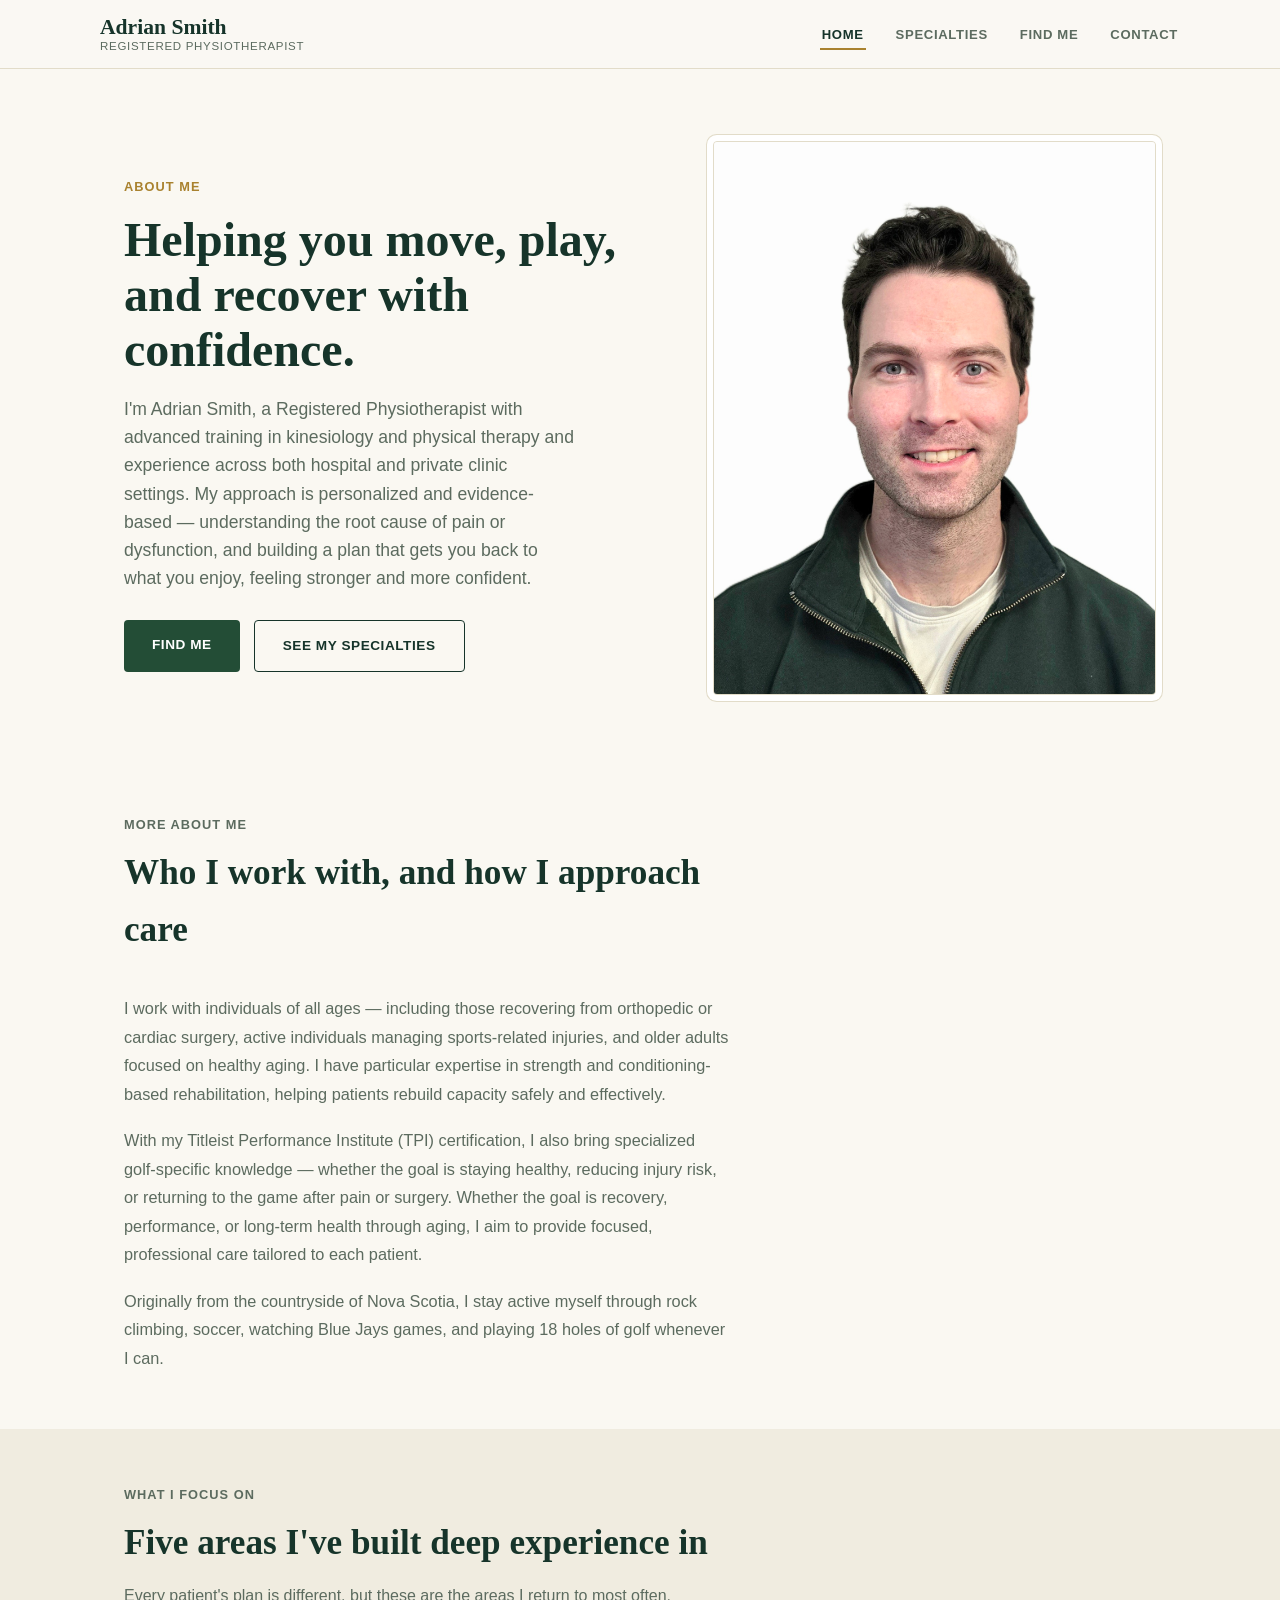
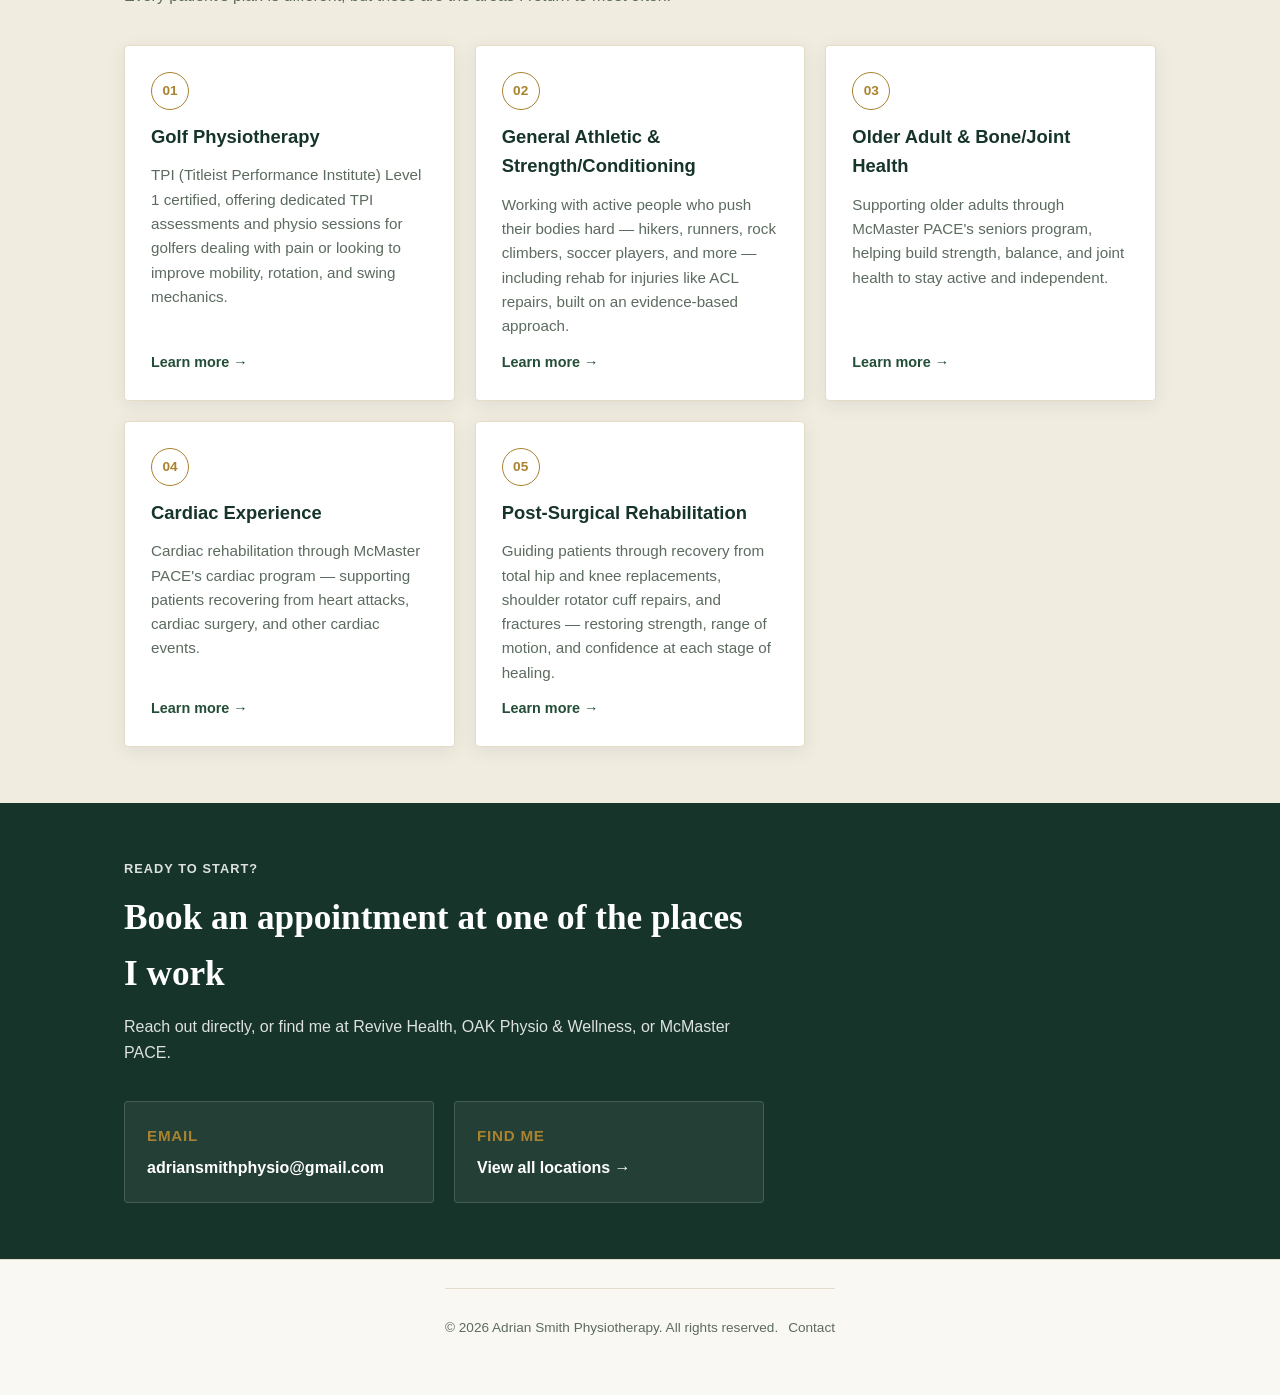
<file: index.html>
<!DOCTYPE html>
<html lang="en">
<head>
  <meta charset="UTF-8" />
  <meta name="viewport" content="width=device-width, initial-scale=1.0" />
  <title>Adrian Smith Physiotherapy | Golf, Older Adult &amp; Cardiac Care</title>
  <meta name="description" content="Adrian Smith, Registered Physiotherapist specializing in golf performance, older adult bone &amp; joint health, and cardiac rehabilitation." />
  <link rel="stylesheet" href="styles.css" />
</head>
<body>

  <header class="site-header">
    <div class="container nav">
      <a href="index.html" class="brand">
        <span class="brand-name">Adrian Smith</span>
        <span class="brand-tagline">Registered Physiotherapist</span>
      </a>
      <button class="nav-toggle" aria-label="Toggle navigation" aria-expanded="false">☰</button>
      <ul class="nav-links">
        <li><a href="index.html">Home</a></li>
        <li><a href="specialties.html">Specialties</a></li>
        <li><a href="locations.html">Find Me</a></li>
        <li><a href="contact.html">Contact</a></li>
      </ul>
    </div>
  </header>

  <main>
    <!-- Hero / About -->
    <section class="hero">
      <div class="container hero-grid">
        <div>
          <p class="eyebrow">About Me</p>
          <h1>Helping you move, play, and recover with confidence.</h1>
          <p class="lede">
            I'm Adrian Smith, a Registered Physiotherapist with advanced training in kinesiology and
            physical therapy and experience across both hospital and private clinic settings. My
            approach is personalized and evidence-based — understanding the root cause of pain or
            dysfunction, and building a plan that gets you back to what you enjoy, feeling stronger
            and more confident.
          </p>
          <div class="hero-actions">
            <a href="locations.html" class="btn btn-primary">Find Me</a>
            <a href="specialties.html" class="btn btn-outline">See My Specialties</a>
          </div>
        </div>
        <div class="hero-portrait">
          <img src="adrian-headshot.jpg" alt="Adrian Smith, Registered Physiotherapist">
        </div>
      </div>
    </section>

    <!-- More about me -->
    <section>
      <div class="container">
        <div class="section-heading">
          <p class="eyebrow">More About Me</p>
          <h2>Who I work with, and how I approach care</h2>
        </div>
        <div class="bio-text">
          <p>
            I work with individuals of all ages — including those recovering from orthopedic or
            cardiac surgery, active individuals managing sports-related injuries, and older adults
            focused on healthy aging. I have particular expertise in strength and
            conditioning-based rehabilitation, helping patients rebuild capacity safely and
            effectively.
          </p>
          <p>
            With my Titleist Performance Institute (TPI) certification, I also bring specialized
            golf-specific knowledge — whether the goal is staying healthy, reducing injury risk, or
            returning to the game after pain or surgery. Whether the goal is recovery, performance,
            or long-term health through aging, I aim to provide focused, professional care tailored
            to each patient.
          </p>
          <p>
            Originally from the countryside of Nova Scotia, I stay active myself through rock
            climbing, soccer, watching Blue Jays games, and playing 18 holes of golf whenever I can.
          </p>
        </div>
      </div>
    </section>

    <!-- Specialty highlights -->
    <section class="section-alt">
      <div class="container">
        <div class="section-heading">
          <p class="eyebrow">What I Focus On</p>
          <h2>Five areas I've built deep experience in</h2>
          <p>Every patient's plan is different, but these are the areas I return to most often.</p>
        </div>
        <div class="card-grid">
          <div class="card">
            <span class="icon">01</span>
            <h3>Golf Physiotherapy</h3>
            <p>
              TPI (Titleist Performance Institute) Level 1 certified, offering dedicated TPI
              assessments and physio sessions for golfers dealing with pain or looking to improve
              mobility, rotation, and swing mechanics.
            </p>
            <a href="specialties.html#golf" class="card-link">Learn more →</a>
          </div>
          <div class="card">
            <span class="icon">02</span>
            <h3>General Athletic &amp; Strength/Conditioning</h3>
            <p>
              Working with active people who push their bodies hard — hikers, runners, rock
              climbers, soccer players, and more — including rehab for injuries like ACL repairs,
              built on an evidence-based approach.
            </p>
            <a href="specialties.html#athletic" class="card-link">Learn more →</a>
          </div>
          <div class="card">
            <span class="icon">03</span>
            <h3>Older Adult &amp; Bone/Joint Health</h3>
            <p>
              Supporting older adults through McMaster PACE's seniors program, helping build
              strength, balance, and joint health to stay active and independent.
            </p>
            <a href="specialties.html#older-adult" class="card-link">Learn more →</a>
          </div>
          <div class="card">
            <span class="icon">04</span>
            <h3>Cardiac Experience</h3>
            <p>
              Cardiac rehabilitation through McMaster PACE's cardiac program — supporting patients
              recovering from heart attacks, cardiac surgery, and other cardiac events.
            </p>
            <a href="specialties.html#cardiac" class="card-link">Learn more →</a>
          </div>
          <div class="card">
            <span class="icon">05</span>
            <h3>Post-Surgical Rehabilitation</h3>
            <p>
              Guiding patients through recovery from total hip and knee replacements, shoulder
              rotator cuff repairs, and fractures — restoring strength, range of motion, and
              confidence at each stage of healing.
            </p>
            <a href="specialties.html#post-surgical" class="card-link">Learn more →</a>
          </div>
        </div>
      </div>
    </section>

    <!-- Contact strip -->
    <section class="contact-strip">
      <div class="container">
        <div class="section-heading">
          <p class="eyebrow">Ready to Start?</p>
          <h2>Book an appointment at one of the places I work</h2>
          <p>Reach out directly, or find me at Revive Health, OAK Physio &amp; Wellness, or McMaster PACE.</p>
        </div>
        <div class="contact-grid">
          <div class="contact-item">
            <h4>Email</h4>
            <a href="mailto:adriansmithphysio@gmail.com">adriansmithphysio@gmail.com</a>
          </div>
          <div class="contact-item">
            <h4>Find Me</h4>
            <a href="locations.html">View all locations →</a>
          </div>
        </div>
      </div>
    </section>
  </main>

  <footer class="site-footer">
    <div class="container site-footer">
      <span>© <span id="year"></span> Adrian Smith Physiotherapy. All rights reserved.</span>
      <span><a href="contact.html">Contact</a></span>
    </div>
  </footer>

  <script src="main.js"></script>
  <script>document.getElementById("year").textContent = new Date().getFullYear();</script>
</body>
</html>
</file>
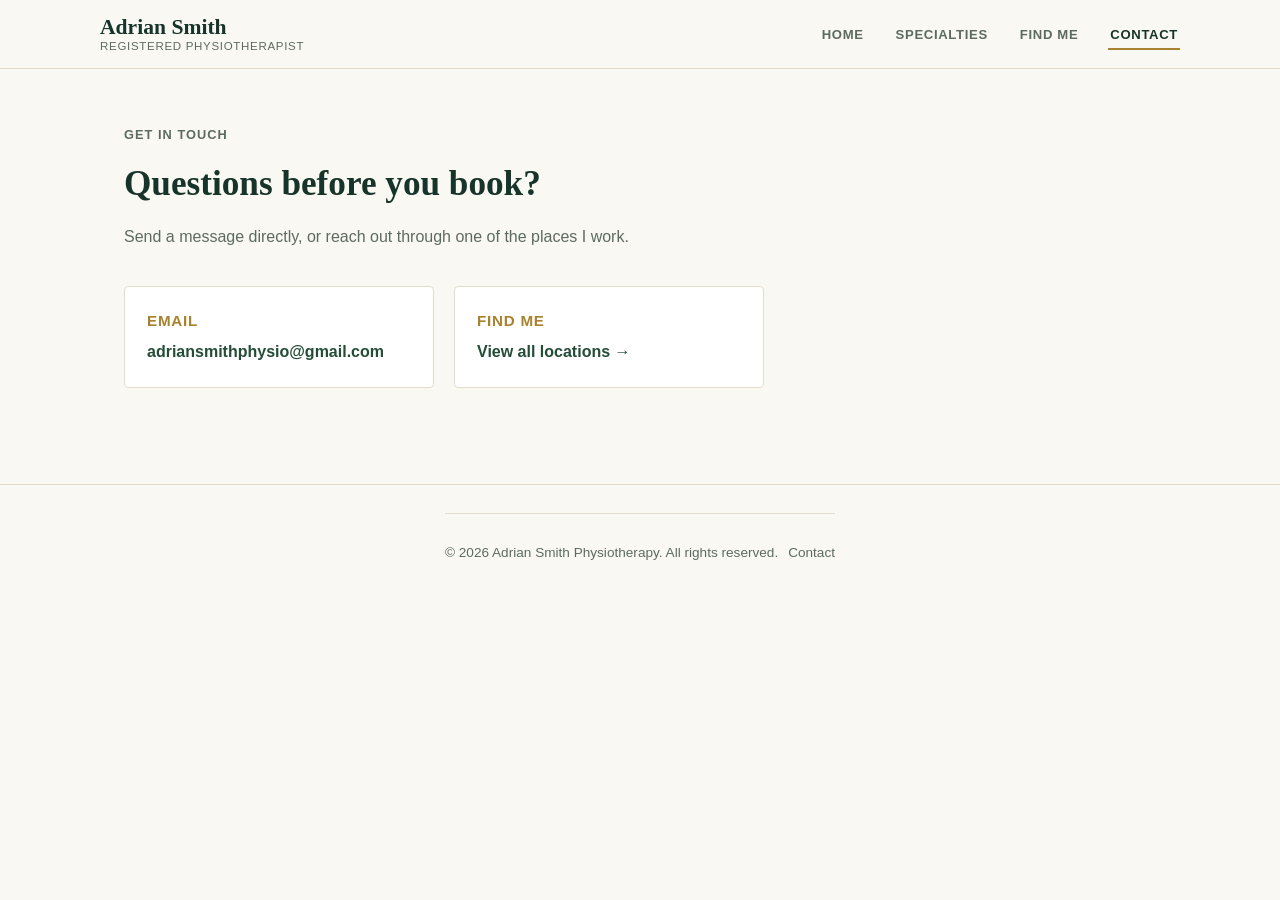
<file: contact.html>
<!DOCTYPE html>
<html lang="en">
<head>
  <meta charset="UTF-8" />
  <meta name="viewport" content="width=device-width, initial-scale=1.0" />
  <title>Contact | Adrian Smith Physiotherapy</title>
  <meta name="description" content="Get in touch with Adrian Smith Physiotherapy." />
  <link rel="stylesheet" href="styles.css" />
</head>
<body>

  <header class="site-header">
    <div class="container nav">
      <a href="index.html" class="brand">
        <span class="brand-name">Adrian Smith</span>
        <span class="brand-tagline">Registered Physiotherapist</span>
      </a>
      <button class="nav-toggle" aria-label="Toggle navigation" aria-expanded="false">☰</button>
      <ul class="nav-links">
        <li><a href="index.html">Home</a></li>
        <li><a href="specialties.html">Specialties</a></li>
        <li><a href="locations.html">Find Me</a></li>
        <li><a href="contact.html">Contact</a></li>
      </ul>
    </div>
  </header>

  <main>
    <section>
      <div class="container">
        <div class="section-heading">
          <p class="eyebrow">Get In Touch</p>
          <h2>Questions before you book?</h2>
          <p>Send a message directly, or reach out through one of the places I work.</p>
        </div>

        <div class="contact-grid" style="margin-bottom: 40px;">
          <div class="contact-item" style="background:var(--color-surface); border-color:var(--color-border); color:var(--color-ink);">
            <h4>Email</h4>
            <a href="mailto:adriansmithphysio@gmail.com" style="color:var(--color-primary);">adriansmithphysio@gmail.com</a>
          </div>
          <div class="contact-item" style="background:var(--color-surface); border-color:var(--color-border); color:var(--color-ink);">
            <h4>Find Me</h4>
            <a href="locations.html" style="color:var(--color-primary);">View all locations →</a>
          </div>
        </div>
      </div>
    </section>
  </main>

  <footer class="site-footer">
    <div class="container site-footer">
      <span>© <span id="year"></span> Adrian Smith Physiotherapy. All rights reserved.</span>
      <span><a href="contact.html">Contact</a></span>
    </div>
  </footer>

  <script src="main.js"></script>
  <script>document.getElementById("year").textContent = new Date().getFullYear();</script>
</body>
</html>
</file>
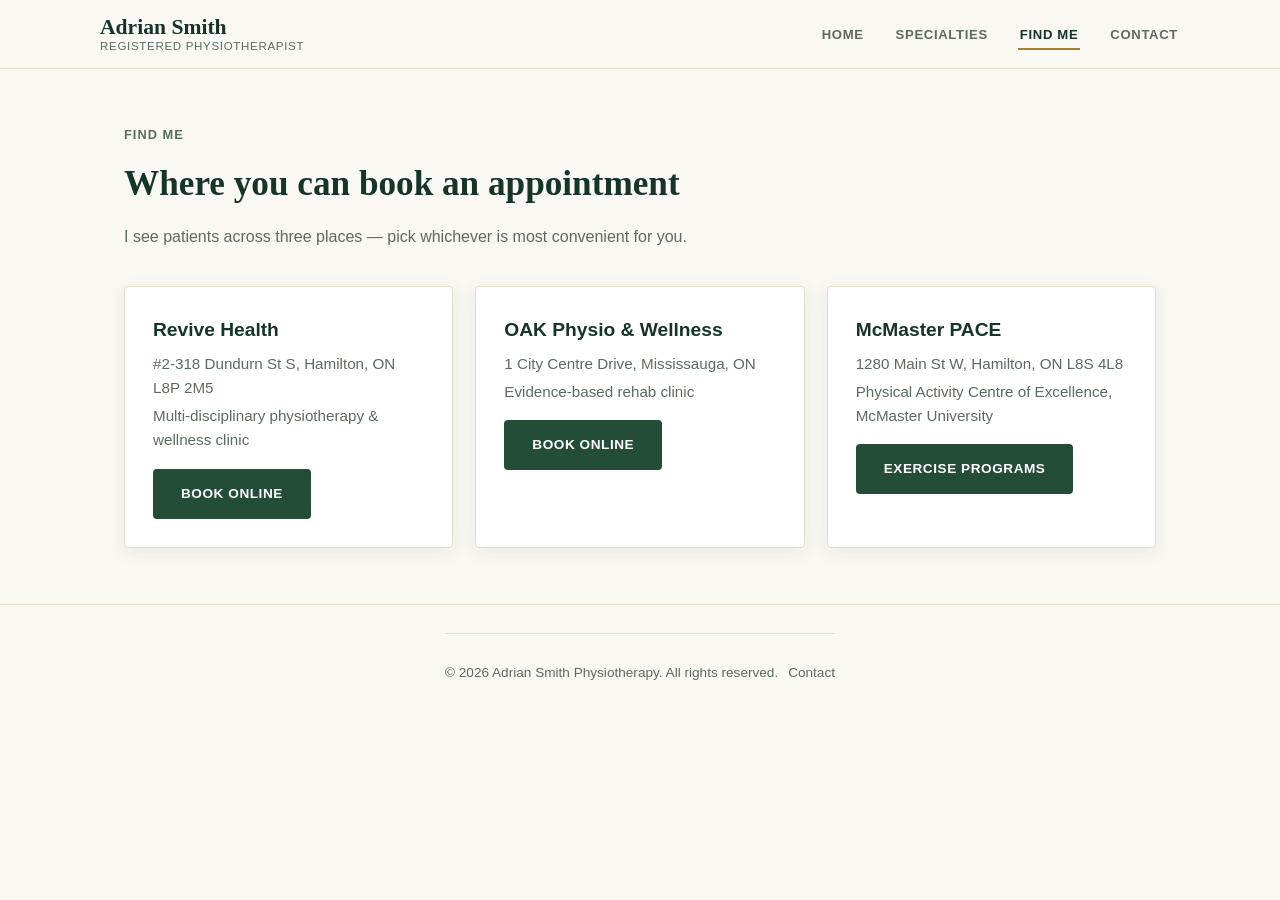
<file: locations.html>
<!DOCTYPE html>
<html lang="en">
<head>
  <meta charset="UTF-8" />
  <meta name="viewport" content="width=device-width, initial-scale=1.0" />
  <title>Find Me | Adrian Smith Physiotherapy</title>
  <meta name="description" content="Book an appointment with Adrian Smith at Revive Health, OAK Physio & Wellness, or McMaster PACE." />
  <link rel="stylesheet" href="styles.css" />
</head>
<body>

  <header class="site-header">
    <div class="container nav">
      <a href="index.html" class="brand">
        <span class="brand-name">Adrian Smith</span>
        <span class="brand-tagline">Registered Physiotherapist</span>
      </a>
      <button class="nav-toggle" aria-label="Toggle navigation" aria-expanded="false">☰</button>
      <ul class="nav-links">
        <li><a href="index.html">Home</a></li>
        <li><a href="specialties.html">Specialties</a></li>
        <li><a href="locations.html">Find Me</a></li>
        <li><a href="contact.html">Contact</a></li>
      </ul>
    </div>
  </header>

  <main>
    <section>
      <div class="container">
        <div class="section-heading">
          <p class="eyebrow">Find Me</p>
          <h2>Where you can book an appointment</h2>
          <p>I see patients across three places — pick whichever is most convenient for you.</p>
        </div>

        <div class="grid-3">
          <div class="location-card">
            <h3>Revive Health</h3>
            <p class="location-meta">#2-318 Dundurn St S, Hamilton, ON L8P 2M5</p>
            <p class="location-meta">Multi-disciplinary physiotherapy &amp; wellness clinic</p>
            <div class="location-actions">
              <a href="https://revivephysio.janeapp.com/#/staff_member/17" class="btn btn-primary" target="_blank" rel="noopener">Book Online</a>
            </div>
          </div>

          <div class="location-card">
            <h3>OAK Physio &amp; Wellness</h3>
            <p class="location-meta">1 City Centre Drive, Mississauga, ON</p>
            <p class="location-meta">Evidence-based rehab clinic</p>
            <div class="location-actions">
              <a href="https://oakphysiowellness.janeapp.com/locations/oak-physio-and-wellness-mississauga/book#/staff_member/42" class="btn btn-primary" target="_blank" rel="noopener">Book Online</a>
            </div>
          </div>

          <div class="location-card">
            <h3>McMaster PACE</h3>
            <p class="location-meta">1280 Main St W, Hamilton, ON L8S 4L8</p>
            <p class="location-meta">Physical Activity Centre of Excellence, McMaster University</p>
            <div class="location-actions">
              <a href="https://pace.mcmaster.ca/exercise-programs/" class="btn btn-primary" target="_blank" rel="noopener">Exercise Programs</a>
            </div>
          </div>
        </div>
      </div>
    </section>
  </main>

  <footer class="site-footer">
    <div class="container site-footer">
      <span>© <span id="year"></span> Adrian Smith Physiotherapy. All rights reserved.</span>
      <span><a href="contact.html">Contact</a></span>
    </div>
  </footer>

  <script src="main.js"></script>
  <script>document.getElementById("year").textContent = new Date().getFullYear();</script>
</body>
</html>
</file>
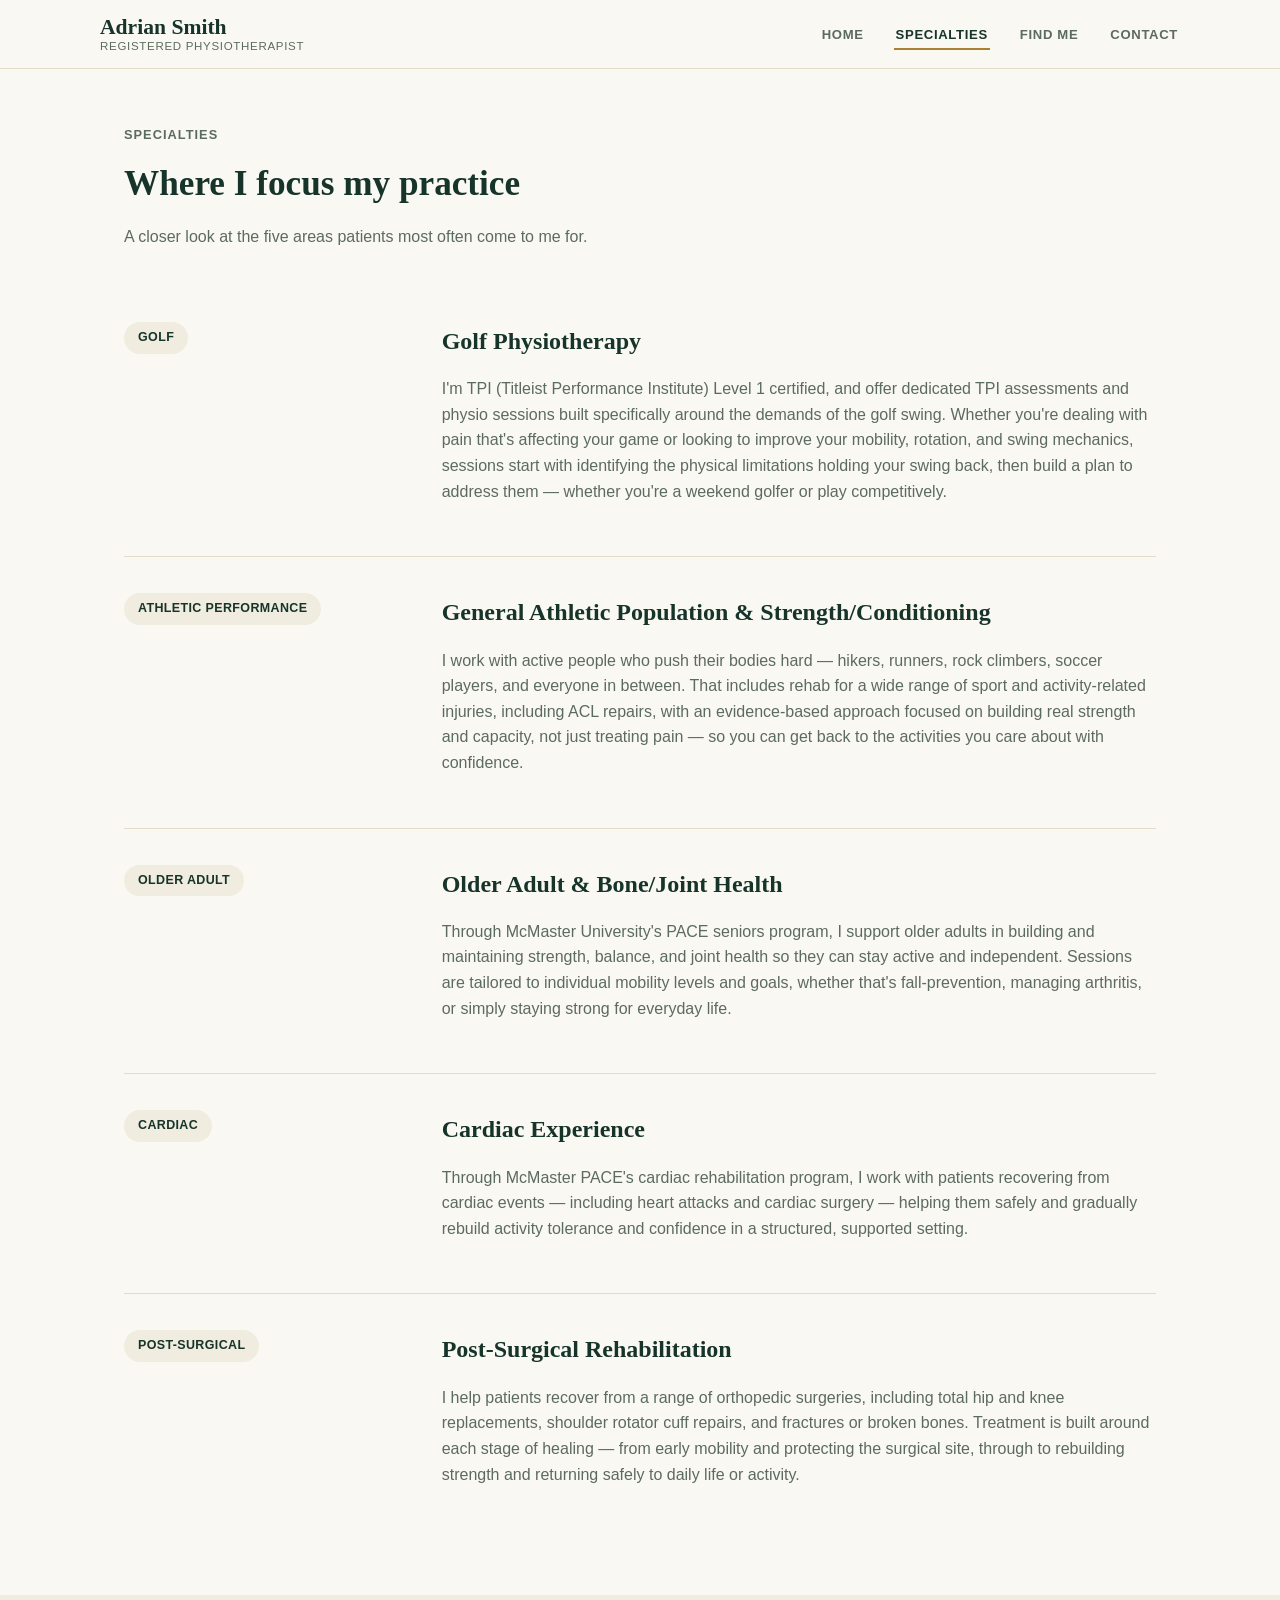
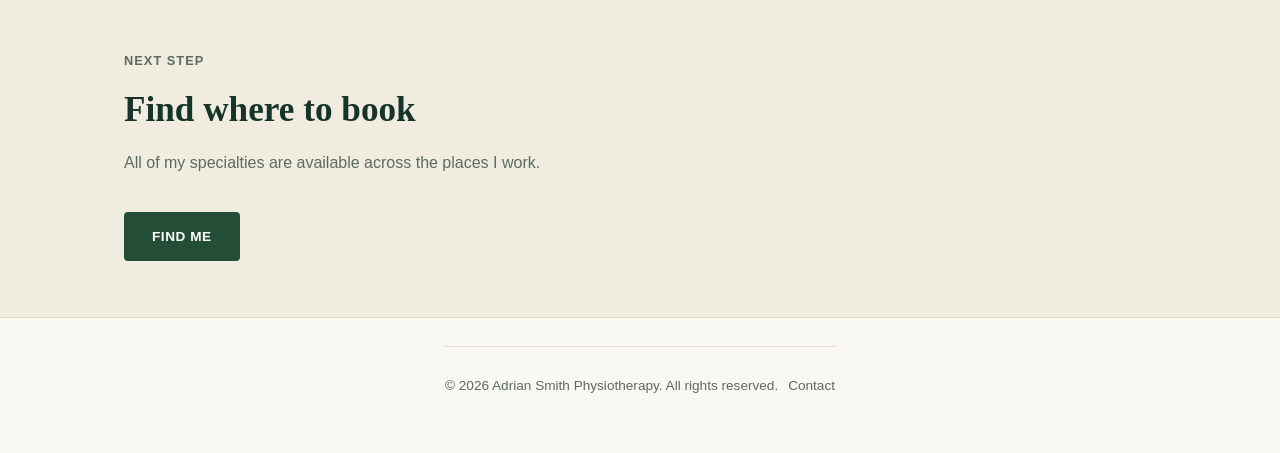
<file: specialties.html>
<!DOCTYPE html>
<html lang="en">
<head>
  <meta charset="UTF-8" />
  <meta name="viewport" content="width=device-width, initial-scale=1.0" />
  <title>Specialties | Adrian Smith Physiotherapy</title>
  <meta name="description" content="Golf physiotherapy, older adult bone and joint health, and cardiac rehabilitation experience." />
  <link rel="stylesheet" href="styles.css" />
</head>
<body>

  <header class="site-header">
    <div class="container nav">
      <a href="index.html" class="brand">
        <span class="brand-name">Adrian Smith</span>
        <span class="brand-tagline">Registered Physiotherapist</span>
      </a>
      <button class="nav-toggle" aria-label="Toggle navigation" aria-expanded="false">☰</button>
      <ul class="nav-links">
        <li><a href="index.html">Home</a></li>
        <li><a href="specialties.html">Specialties</a></li>
        <li><a href="locations.html">Find Me</a></li>
        <li><a href="contact.html">Contact</a></li>
      </ul>
    </div>
  </header>

  <main>
    <section>
      <div class="container">
        <div class="section-heading">
          <p class="eyebrow">Specialties</p>
          <h2>Where I focus my practice</h2>
          <p>A closer look at the five areas patients most often come to me for.</p>
        </div>

        <div class="specialty-block" id="golf">
          <div><span class="specialty-tag">Golf</span></div>
          <div>
            <h3>Golf Physiotherapy</h3>
            <p>
              I'm TPI (Titleist Performance Institute) Level 1 certified, and offer dedicated TPI
              assessments and physio sessions built specifically around the demands of the golf
              swing. Whether you're dealing with pain that's affecting your game or looking to
              improve your mobility, rotation, and swing mechanics, sessions start with identifying
              the physical limitations holding your swing back, then build a plan to address them —
              whether you're a weekend golfer or play competitively.
            </p>
          </div>
        </div>

        <div class="specialty-block" id="athletic">
          <div><span class="specialty-tag">Athletic Performance</span></div>
          <div>
            <h3>General Athletic Population &amp; Strength/Conditioning</h3>
            <p>
              I work with active people who push their bodies hard — hikers, runners, rock
              climbers, soccer players, and everyone in between. That includes rehab for a wide
              range of sport and activity-related injuries, including ACL repairs, with an
              evidence-based approach focused on building real strength and capacity, not just
              treating pain — so you can get back to the activities you care about with confidence.
            </p>
          </div>
        </div>

        <div class="specialty-block" id="older-adult">
          <div><span class="specialty-tag">Older Adult</span></div>
          <div>
            <h3>Older Adult &amp; Bone/Joint Health</h3>
            <p>
              Through McMaster University's PACE seniors program, I support older adults in
              building and maintaining strength, balance, and joint health so they can stay active
              and independent. Sessions are tailored to individual mobility levels and goals,
              whether that's fall-prevention, managing arthritis, or simply staying strong for
              everyday life.
            </p>
          </div>
        </div>

        <div class="specialty-block" id="cardiac">
          <div><span class="specialty-tag">Cardiac</span></div>
          <div>
            <h3>Cardiac Experience</h3>
            <p>
              Through McMaster PACE's cardiac rehabilitation program, I work with patients
              recovering from cardiac events — including heart attacks and cardiac surgery —
              helping them safely and gradually rebuild activity tolerance and confidence in a
              structured, supported setting.
            </p>
          </div>
        </div>

        <div class="specialty-block" id="post-surgical">
          <div><span class="specialty-tag">Post-Surgical</span></div>
          <div>
            <h3>Post-Surgical Rehabilitation</h3>
            <p>
              I help patients recover from a range of orthopedic surgeries, including total hip and
              knee replacements, shoulder rotator cuff repairs, and fractures or broken bones.
              Treatment is built around each stage of healing — from early mobility and protecting
              the surgical site, through to rebuilding strength and returning safely to daily life
              or activity.
            </p>
          </div>
        </div>
      </div>
    </section>

    <section class="section-alt">
      <div class="container">
        <div class="section-heading">
          <p class="eyebrow">Next Step</p>
          <h2>Find where to book</h2>
          <p>All of my specialties are available across the places I work.</p>
        </div>
        <a href="locations.html" class="btn btn-primary">Find Me</a>
      </div>
    </section>
  </main>

  <footer class="site-footer">
    <div class="container site-footer">
      <span>© <span id="year"></span> Adrian Smith Physiotherapy. All rights reserved.</span>
      <span><a href="contact.html">Contact</a></span>
    </div>
  </footer>

  <script src="main.js"></script>
  <script>document.getElementById("year").textContent = new Date().getFullYear();</script>
</body>
</html>
</file>
<file: styles.css>
/* ==========================================================================
   Adrian Smith Physiotherapy — base styles
   Self-contained, no external font/CSS dependencies.
   ========================================================================== */

:root {
  --color-ink: #1c2b22;
  --color-ink-soft: #5c6b5f;
  --color-bg: #faf8f2;
  --color-bg-alt: #f0ece0;
  --color-surface: #ffffff;
  --color-primary: #234d36;
  --color-primary-dark: #16342a;
  --color-accent: #a9822f;
  --color-border: #e2dcc9;
  --radius: 4px;
  --shadow: 0 4px 18px rgba(28, 43, 34, 0.08);
  --max-width: 1080px;
  --font-body: -apple-system, BlinkMacSystemFont, "Segoe UI", Roboto, Helvetica, Arial, sans-serif;
  --font-display: Georgia, "Times New Roman", serif;
}

* {
  box-sizing: border-box;
}

html {
  scroll-behavior: smooth;
}

body {
  margin: 0;
  font-family: var(--font-body);
  color: var(--color-ink);
  background: var(--color-bg);
  line-height: 1.6;
  -webkit-font-smoothing: antialiased;
}

img {
  max-width: 100%;
  display: block;
}

a {
  color: inherit;
}

.container {
  max-width: var(--max-width);
  margin: 0 auto;
  padding: 0 24px;
}

/* ---------- Placeholder marker ---------- */
.placeholder {
  font-style: italic;
  color: var(--color-ink-soft);
}

.placeholder-note {
  display: inline-block;
  margin-top: 6px;
  font-size: 0.78rem;
  color: var(--color-accent);
  font-style: italic;
}

/* ---------- Header / Nav ---------- */
.site-header {
  position: sticky;
  top: 0;
  z-index: 50;
  background: rgba(250, 248, 244, 0.92);
  backdrop-filter: saturate(150%) blur(6px);
  border-bottom: 1px solid var(--color-border);
}

.nav {
  display: flex;
  align-items: center;
  justify-content: space-between;
  padding: 16px 0;
}

.brand {
  display: flex;
  flex-direction: column;
  text-decoration: none;
  line-height: 1.1;
}

.brand-name {
  font-family: var(--font-display);
  font-size: 1.35rem;
  color: var(--color-primary-dark);
  font-weight: 700;
}

.brand-tagline {
  font-size: 0.72rem;
  letter-spacing: 0.06em;
  text-transform: uppercase;
  color: var(--color-ink-soft);
}

.nav-links {
  display: flex;
  gap: 28px;
  list-style: none;
  margin: 0;
  padding: 0;
}

.nav-links a {
  text-decoration: none;
  font-weight: 700;
  font-size: 0.82rem;
  text-transform: uppercase;
  letter-spacing: 0.05em;
  color: var(--color-ink-soft);
  padding: 6px 2px;
  border-bottom: 2px solid transparent;
  transition: color 0.15s ease, border-color 0.15s ease;
}

.nav-links a:hover,
.nav-links a[aria-current="page"] {
  color: var(--color-primary-dark);
  border-bottom-color: var(--color-accent);
}

.nav-toggle {
  display: none;
  background: none;
  border: 1px solid var(--color-border);
  border-radius: 8px;
  padding: 8px 10px;
  font-size: 1.1rem;
  cursor: pointer;
}

@media (max-width: 760px) {
  .nav-toggle {
    display: inline-block;
  }
  .nav-links {
    position: absolute;
    top: 100%;
    left: 0;
    right: 0;
    background: var(--color-surface);
    border-bottom: 1px solid var(--color-border);
    flex-direction: column;
    gap: 0;
    padding: 8px 24px 16px;
    display: none;
  }
  .nav-links.open {
    display: flex;
  }
  .nav-links a {
    padding: 12px 0;
    border-bottom: 1px solid var(--color-border);
  }
}

/* ---------- Buttons ---------- */
.btn {
  display: inline-block;
  padding: 14px 28px;
  border-radius: var(--radius);
  font-weight: 700;
  font-size: 0.85rem;
  text-decoration: none;
  text-transform: uppercase;
  letter-spacing: 0.04em;
  transition: transform 0.15s ease, box-shadow 0.15s ease;
}

.btn-primary {
  background: var(--color-primary);
  color: #fff;
}

.btn-primary:hover {
  transform: translateY(-1px);
  box-shadow: 0 8px 20px rgba(35, 77, 54, 0.28);
}

.btn-outline {
  background: transparent;
  color: var(--color-primary-dark);
  border: 1.5px solid var(--color-primary-dark);
}

.btn-outline:hover {
  background: var(--color-primary-dark);
  color: #fff;
}

/* ---------- Hero ---------- */
.hero {
  padding: 72px 0 64px;
}

.hero-grid {
  display: grid;
  grid-template-columns: 1.1fr 0.9fr;
  gap: 48px;
  align-items: center;
}

@media (max-width: 820px) {
  .hero-grid {
    grid-template-columns: 1fr;
  }
}

.eyebrow {
  text-transform: uppercase;
  letter-spacing: 0.08em;
  font-size: 0.8rem;
  font-weight: 700;
  color: var(--color-accent);
  margin-bottom: 14px;
}

.hero h1 {
  font-family: var(--font-display);
  font-size: clamp(2.1rem, 4vw, 3rem);
  line-height: 1.15;
  margin: 0 0 18px;
  color: var(--color-primary-dark);
}

.hero p.lede {
  font-size: 1.1rem;
  color: var(--color-ink-soft);
  max-width: 46ch;
  margin: 0 0 28px;
}

.hero-actions {
  display: flex;
  gap: 14px;
  flex-wrap: wrap;
}

.hero-portrait {
  aspect-ratio: 4 / 5;
  border-radius: var(--radius);
  background: var(--color-bg-alt);
  overflow: hidden;
  border: 1px solid var(--color-border);
  box-shadow: 0 0 0 6px #fff, 0 0 0 7px var(--color-border);
}

.hero-portrait img {
  width: 100%;
  height: 100%;
  object-fit: cover;
  object-position: top center;
  display: block;
}

.hero-portrait.placeholder-photo {
  display: flex;
  align-items: center;
  justify-content: center;
  color: var(--color-ink-soft);
  font-size: 0.9rem;
  text-align: center;
  padding: 24px;
  border: 1px dashed var(--color-border);
  box-shadow: none;
}

/* ---------- Sections ---------- */
section {
  padding: 56px 0;
}

.section-alt {
  background: var(--color-bg-alt);
}

.section-heading {
  max-width: 640px;
  margin: 0 0 36px;
}

.section-heading .eyebrow {
  margin-bottom: 10px;
}

.section-heading h2 {
  font-family: var(--font-display);
  font-size: clamp(1.6rem, 3vw, 2.2rem);
  color: var(--color-primary-dark);
  margin: 0 0 12px;
}

.section-heading p {
  color: var(--color-ink-soft);
  margin: 0;
}

.bio-text {
  max-width: 68ch;
}

.bio-text p {
  color: var(--color-ink-soft);
  font-size: 1.02rem;
  line-height: 1.75;
  margin: 0 0 18px;
}

.bio-text p:last-child {
  margin-bottom: 0;
}

/* ---------- Cards ---------- */
.card-grid {
  display: grid;
  grid-template-columns: repeat(3, 1fr);
  gap: 20px;
}

@media (max-width: 1000px) {
  .card-grid {
    grid-template-columns: repeat(2, 1fr);
  }
}

@media (max-width: 620px) {
  .card-grid {
    grid-template-columns: 1fr;
  }
}

.grid-3 {
  display: grid;
  grid-template-columns: repeat(3, 1fr);
  gap: 22px;
}

@media (max-width: 900px) {
  .grid-3 {
    grid-template-columns: 1fr;
  }
}

.card {
  background: var(--color-surface);
  border: 1px solid var(--color-border);
  border-radius: var(--radius);
  padding: 26px;
  box-shadow: var(--shadow);
  display: flex;
  flex-direction: column;
  gap: 12px;
}

.card .icon {
  width: 38px;
  height: 38px;
  border-radius: 50%;
  border: 1.5px solid var(--color-accent);
  color: var(--color-accent);
  display: flex;
  align-items: center;
  justify-content: center;
  font-size: 0.85rem;
  font-weight: 700;
  font-family: var(--font-body);
}

.card h3 {
  margin: 0;
  font-size: 1.15rem;
  color: var(--color-primary-dark);
}

.card p {
  margin: 0;
  color: var(--color-ink-soft);
  font-size: 0.95rem;
}

.card a.card-link {
  margin-top: auto;
  font-weight: 700;
  font-size: 0.9rem;
  color: var(--color-primary);
  text-decoration: none;
}

.card a.card-link:hover {
  text-decoration: underline;
}

/* ---------- Specialty detail blocks ---------- */
.specialty-block {
  display: grid;
  grid-template-columns: 0.4fr 1fr;
  gap: 32px;
  padding: 36px 0;
  border-bottom: 1px solid var(--color-border);
}

.specialty-block:last-child {
  border-bottom: none;
}

@media (max-width: 760px) {
  .specialty-block {
    grid-template-columns: 1fr;
  }
}

.specialty-tag {
  display: inline-block;
  align-self: start;
  background: var(--color-bg-alt);
  color: var(--color-primary-dark);
  border-radius: 999px;
  padding: 6px 14px;
  font-size: 0.78rem;
  font-weight: 700;
  letter-spacing: 0.03em;
  text-transform: uppercase;
}

.specialty-block h3 {
  font-family: var(--font-display);
  font-size: 1.5rem;
  color: var(--color-primary-dark);
  margin: 0 0 12px;
}

.specialty-block p {
  color: var(--color-ink-soft);
}

/* ---------- Location cards ---------- */
.location-card {
  background: var(--color-surface);
  border: 1px solid var(--color-border);
  border-radius: var(--radius);
  padding: 28px;
  box-shadow: var(--shadow);
}

.location-card h3 {
  margin: 0 0 6px;
  color: var(--color-primary-dark);
  font-size: 1.2rem;
}

.location-meta {
  color: var(--color-ink-soft);
  font-size: 0.95rem;
  margin: 4px 0;
}

.location-actions {
  margin-top: 16px;
  display: flex;
  gap: 12px;
  flex-wrap: wrap;
}

/* ---------- Contact strip ---------- */
.contact-strip {
  background: var(--color-primary-dark);
  color: #fff;
}

.contact-strip .section-heading h2,
.contact-strip .section-heading p {
  color: #fff;
}

.contact-strip .section-heading p {
  opacity: 0.85;
}

.contact-grid {
  display: grid;
  grid-template-columns: repeat(2, 1fr);
  gap: 20px;
  max-width: 640px;
}

@media (max-width: 900px) {
  .contact-grid {
    grid-template-columns: 1fr;
  }
}

.contact-item {
  background: rgba(255,255,255,0.06);
  border: 1px solid rgba(255,255,255,0.15);
  border-radius: var(--radius);
  padding: 22px;
}

.contact-item h4 {
  margin: 0 0 6px;
  font-size: 0.95rem;
  text-transform: uppercase;
  letter-spacing: 0.05em;
  color: var(--color-accent);
}

.contact-item a {
  color: #fff;
  text-decoration: none;
  font-weight: 600;
}

.contact-item a:hover {
  text-decoration: underline;
}

/* ---------- Footer ---------- */
.site-footer {
  padding: 28px 0;
  border-top: 1px solid var(--color-border);
  font-size: 0.85rem;
  color: var(--color-ink-soft);
  display: flex;
  justify-content: space-between;
  flex-wrap: wrap;
  gap: 10px;
}

.site-footer a {
  color: var(--color-ink-soft);
  text-decoration: none;
}

.site-footer a:hover {
  text-decoration: underline;
}
</file>
